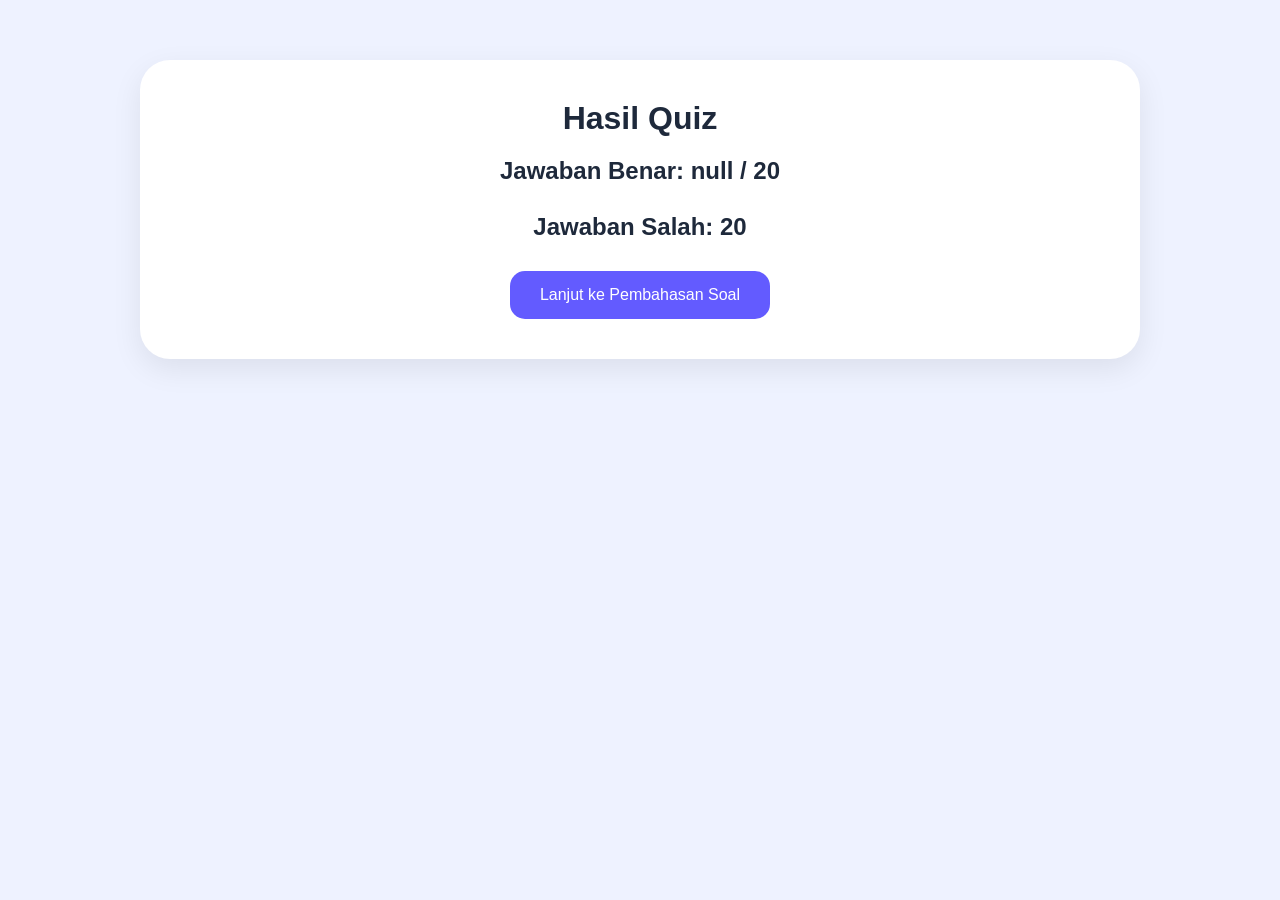
<file: hasil.html>
<!DOCTYPE html>
<html lang="id">
<head>
<meta charset="UTF-8">
<meta name="viewport" content="width=device-width, initial-scale=1.0">

<title>Hasil Quiz</title>

<link rel="stylesheet" href="style.css">

<style>

body{
    background:#EEF2FF;
}

.result-box{
    max-width:1000px;
    margin:auto;
    background:white;
    padding:40px;
    border-radius:30px;
    margin-top:60px;
    margin-bottom:60px;
    box-shadow:0 10px 30px rgba(0,0,0,0.08);
}

.correct{
    color:green;
}

.wrong{
    color:red;
}

.review{
    background:#F8FAFC;
    padding:25px;
    border-radius:20px;
    margin-top:25px;
}

.btn{
    margin-top:30px;
    padding:15px 30px;
    border:none;
    border-radius:15px;
    background:#635BFF;
    color:white;
    cursor:pointer;
    font-size:16px;
}

.btn:hover{
    opacity:0.9;
}

</style>

</head>

<body>

<div class="result-box">

<h1 style="text-align:center;">
Hasil Quiz
</h1>

<h2 id="scoreText" style="text-align:center;margin-top:20px;"></h2>

<div style="text-align:center;">
<button class="btn" onclick="showReview()">
Lanjut ke Pembahasan Soal
</button>
</div>

<div id="reviewSection"></div>

</div>

<script>

const results = JSON.parse(localStorage.getItem("quizResults"));

const score = localStorage.getItem("quizScore");

document.getElementById("scoreText").innerHTML =
`
Jawaban Benar: ${score} / 20
<br><br>
Jawaban Salah: ${20-score}
`;

function showReview(){

const section = document.getElementById("reviewSection");

section.innerHTML = "";

results.forEach((item,index)=>{

section.innerHTML += `

<div class="review">

<h3>${index+1}. ${item.question}</h3>

<p>
Jawaban Kamu:
<b class="${item.correct ? 'correct' : 'wrong'}">
${item.userAnswer}
</b>
</p>

<p>
Jawaban Benar:
<b class="correct">
${item.correctAnswer}
</b>
</p>

<p>
${item.correct
? "Jawaban kamu benar 🎉"
: "Jawaban kamu salah ❌"}
</p>

<p>
<b>Pembahasan:</b>
${item.explanation}
</p>

</div>

`;

});

}

</script>

</body>
</html>
</file>
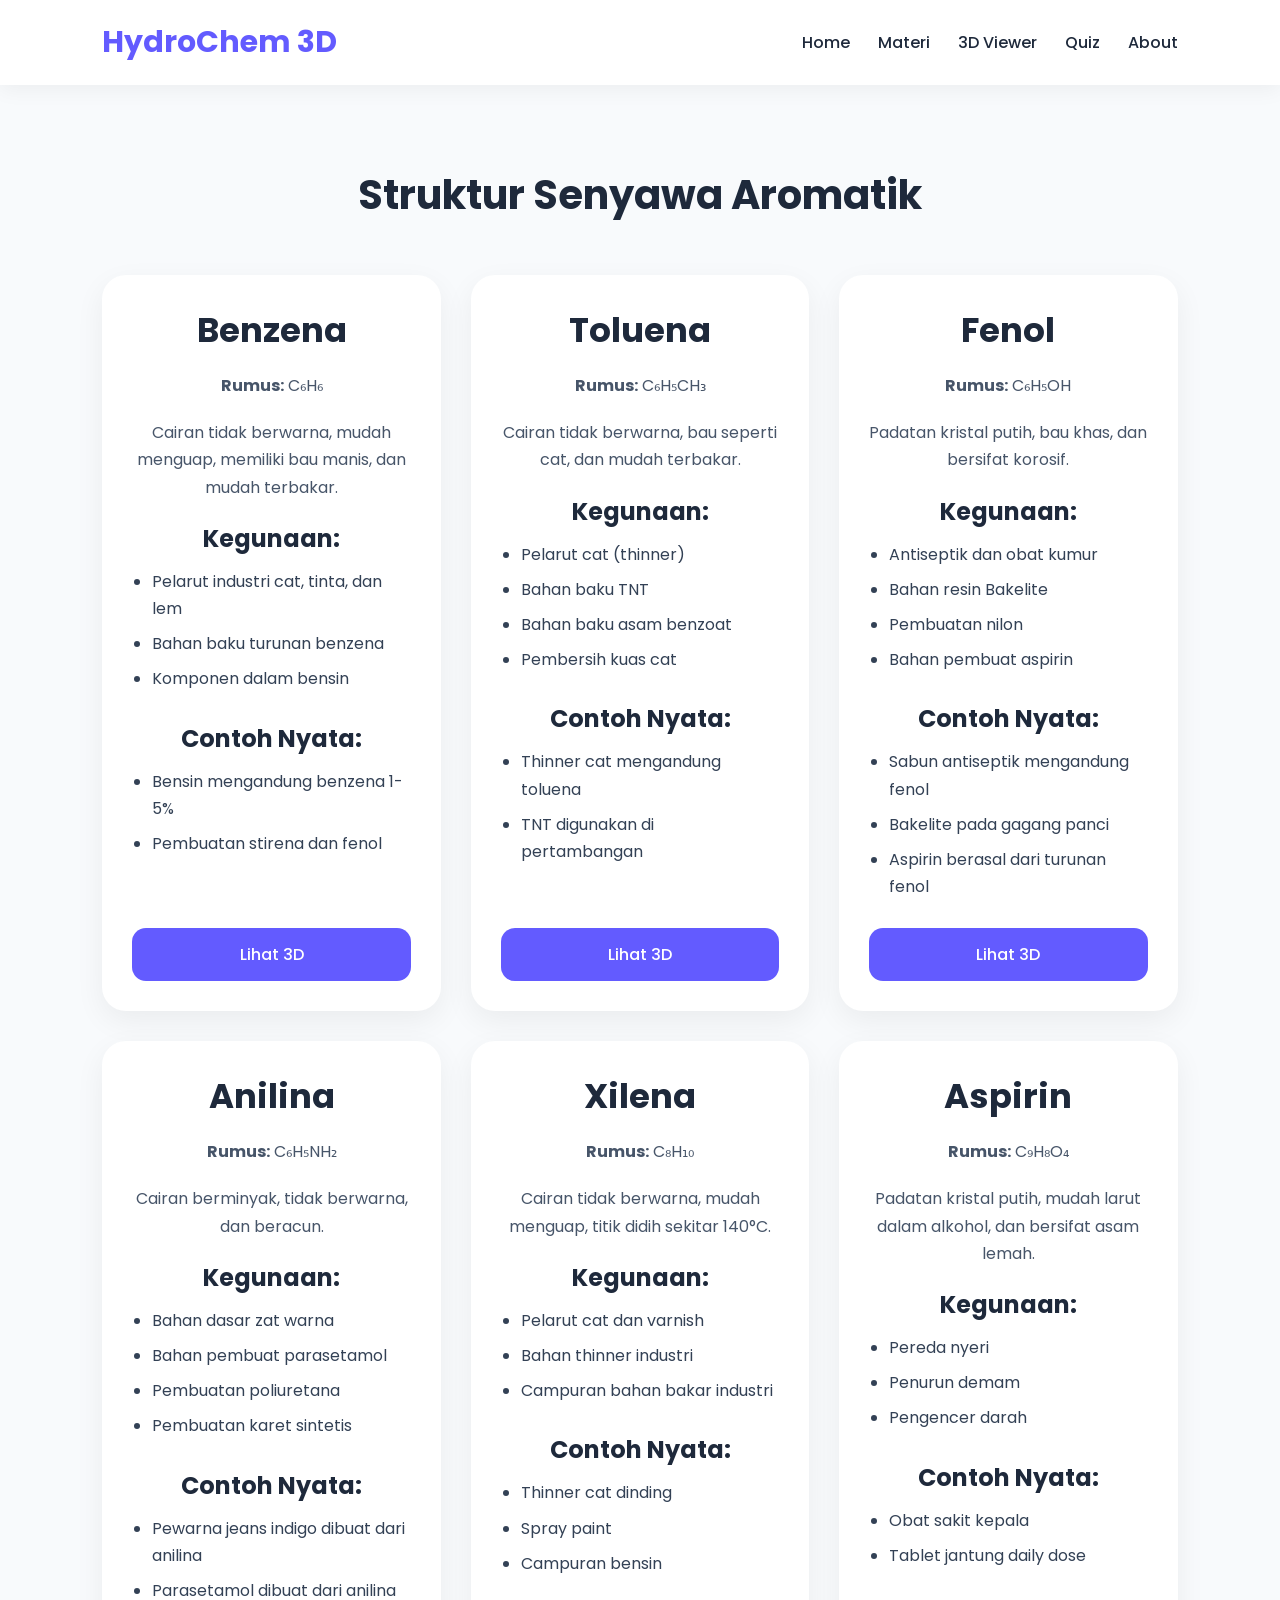
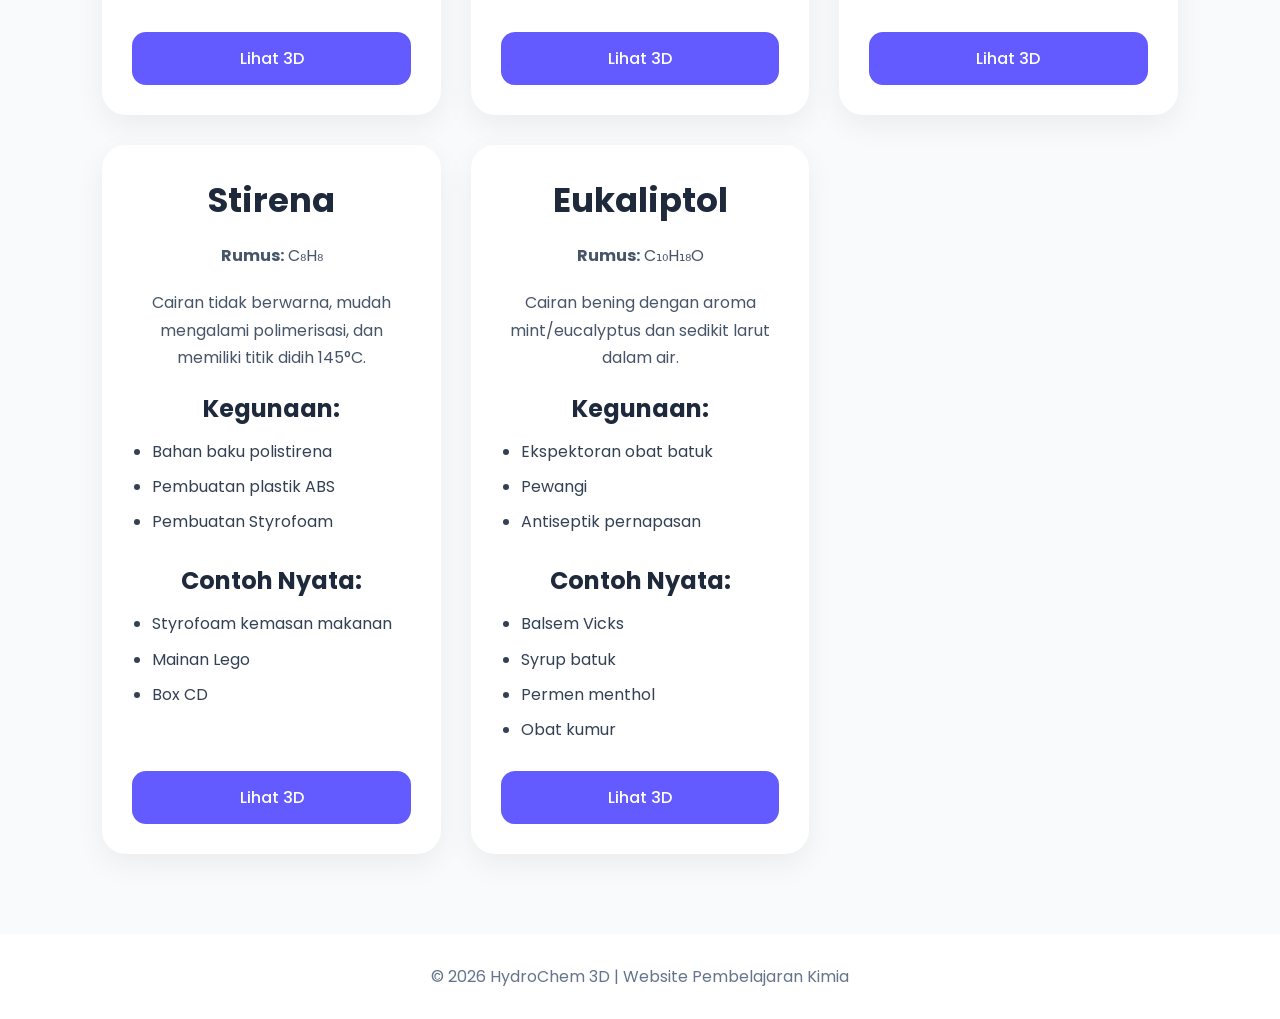
<file: materi.html>
<!DOCTYPE html>
<html lang="id">
<head>
    <meta charset="UTF-8">
    <meta name="viewport" content="width=device-width, initial-scale=1.0">

    <title>Materi Hidrokarbon Aromatik</title>

    <link rel="stylesheet" href="style.css">

    <link rel="preconnect" href="https://fonts.googleapis.com">

    <link href="https://fonts.googleapis.com/css2?family=Poppins:wght@300;400;500;600;700&display=swap" rel="stylesheet">
</head>

<body>

    <!-- NAVBAR -->

    <nav>

        <div class="logo">
            HydroChem 3D
        </div>

        <ul>
            <li><a href="index.html">Home</a></li>
            <li><a href="materi.html">Materi</a></li>
            <li><a href="view.html">3D Viewer</a></li>
            <li><a href="quiz.html">Quiz</a></li>
            <li><a href="about.html">About</a></li>
        </ul>

    </nav>

    <!-- MATERI -->

    <section class="molecules">

        <h2 class="section-title">
            Struktur Senyawa Aromatik
        </h2>

        <div class="card-container">

            <!-- BENZENA -->

            <div class="card">

                <h3>Benzena</h3>

                <p><b>Rumus:</b> C₆H₆</p>

                <p>
                    Cairan tidak berwarna, mudah menguap,
                    memiliki bau manis, dan mudah terbakar.
                </p>

                <h4>Kegunaan:</h4>

                <ul>
                    <li>Pelarut industri cat, tinta, dan lem</li>
                    <li>Bahan baku turunan benzena</li>
                    <li>Komponen dalam bensin</li>
                </ul>

                <h4>Contoh Nyata:</h4>

                <ul>
                    <li>Bensin mengandung benzena 1-5%</li>
                    <li>Pembuatan stirena dan fenol</li>
                </ul>

                <a href="view.html" class="btn">
                    Lihat 3D
                </a>

            </div>

            <!-- TOLUENA -->

            <div class="card">

                <h3>Toluena</h3>

                <p><b>Rumus:</b> C₆H₅CH₃</p>

                <p>
                    Cairan tidak berwarna,
                    bau seperti cat,
                    dan mudah terbakar.
                </p>

                <h4>Kegunaan:</h4>

                <ul>
                    <li>Pelarut cat (thinner)</li>
                    <li>Bahan baku TNT</li>
                    <li>Bahan baku asam benzoat</li>
                    <li>Pembersih kuas cat</li>
                </ul>

                <h4>Contoh Nyata:</h4>

                <ul>
                    <li>Thinner cat mengandung toluena</li>
                    <li>TNT digunakan di pertambangan</li>
                </ul>

                <a href="view.html" class="btn">
                    Lihat 3D
                </a>

            </div>

            <!-- FENOL -->

            <div class="card">

                <h3>Fenol</h3>

                <p><b>Rumus:</b> C₆H₅OH</p>

                <p>
                    Padatan kristal putih,
                    bau khas,
                    dan bersifat korosif.
                </p>

                <h4>Kegunaan:</h4>

                <ul>
                    <li>Antiseptik dan obat kumur</li>
                    <li>Bahan resin Bakelite</li>
                    <li>Pembuatan nilon</li>
                    <li>Bahan pembuat aspirin</li>
                </ul>

                <h4>Contoh Nyata:</h4>

                <ul>
                    <li>Sabun antiseptik mengandung fenol</li>
                    <li>Bakelite pada gagang panci</li>
                    <li>Aspirin berasal dari turunan fenol</li>
                </ul>

                <a href="view.html" class="btn">
                    Lihat 3D
                </a>

            </div>

            <!-- ANILINA -->

            <div class="card">

                <h3>Anilina</h3>

                <p><b>Rumus:</b> C₆H₅NH₂</p>

                <p>
                    Cairan berminyak,
                    tidak berwarna,
                    dan beracun.
                </p>

                <h4>Kegunaan:</h4>

                <ul>
                    <li>Bahan dasar zat warna</li>
                    <li>Bahan pembuat parasetamol</li>
                    <li>Pembuatan poliuretana</li>
                    <li>Pembuatan karet sintetis</li>
                </ul>

                <h4>Contoh Nyata:</h4>

                <ul>
                    <li>Pewarna jeans indigo dibuat dari anilina</li>
                    <li>Parasetamol dibuat dari anilina</li>
                </ul>

                <a href="view.html" class="btn">
                    Lihat 3D
                </a>

            </div>

            <!-- XILENA -->

            <div class="card">

                <h3>Xilena</h3>

                <p><b>Rumus:</b> C₈H₁₀</p>

                <p>
                    Cairan tidak berwarna,
                    mudah menguap,
                    titik didih sekitar 140°C.
                </p>

                <h4>Kegunaan:</h4>

                <ul>
                    <li>Pelarut cat dan varnish</li>
                    <li>Bahan thinner industri</li>
                    <li>Campuran bahan bakar industri</li>
                </ul>

                <h4>Contoh Nyata:</h4>

                <ul>
                    <li>Thinner cat dinding</li>
                    <li>Spray paint</li>
                    <li>Campuran bensin</li>
                </ul>

                <a href="view.html" class="btn">
                    Lihat 3D
                </a>

            </div>

            <!-- ASPIRIN -->

            <div class="card">

                <h3>Aspirin</h3>

                <p><b>Rumus:</b> C₉H₈O₄</p>

                <p>
                    Padatan kristal putih,
                    mudah larut dalam alkohol,
                    dan bersifat asam lemah.
                </p>

                <h4>Kegunaan:</h4>

                <ul>
                    <li>Pereda nyeri</li>
                    <li>Penurun demam</li>
                    <li>Pengencer darah</li>
                </ul>

                <h4>Contoh Nyata:</h4>

                <ul>
                    <li>Obat sakit kepala</li>
                    <li>Tablet jantung daily dose</li>
                </ul>

                <a href="view.html" class="btn">
                    Lihat 3D
                </a>

            </div>

            <!-- STIRENA -->

            <div class="card">

                <h3>Stirena</h3>

                <p><b>Rumus:</b> C₈H₈</p>

                <p>
                    Cairan tidak berwarna,
                    mudah mengalami polimerisasi,
                    dan memiliki titik didih 145°C.
                </p>

                <h4>Kegunaan:</h4>

                <ul>
                    <li>Bahan baku polistirena</li>
                    <li>Pembuatan plastik ABS</li>
                    <li>Pembuatan Styrofoam</li>
                </ul>

                <h4>Contoh Nyata:</h4>

                <ul>
                    <li>Styrofoam kemasan makanan</li>
                    <li>Mainan Lego</li>
                    <li>Box CD</li>
                </ul>

                <a href="view.html" class="btn">
                    Lihat 3D
                </a>

            </div>

            <!-- EUKALIPTOL -->

            <div class="card">

                <h3>Eukaliptol</h3>

                <p><b>Rumus:</b> C₁₀H₁₈O</p>

                <p>
                    Cairan bening dengan aroma mint/eucalyptus
                    dan sedikit larut dalam air.
                </p>

                <h4>Kegunaan:</h4>

                <ul>
                    <li>Ekspektoran obat batuk</li>
                    <li>Pewangi</li>
                    <li>Antiseptik pernapasan</li>
                </ul>

                <h4>Contoh Nyata:</h4>

                <ul>
                    <li>Balsem Vicks</li>
                    <li>Syrup batuk</li>
                    <li>Permen menthol</li>
                    <li>Obat kumur</li>
                </ul>

                <a href="view.html" class="btn">
                    Lihat 3D
                </a>

            </div>

        </div>

    </section>

    <!-- FOOTER -->

    <footer>
        © 2026 HydroChem 3D | Website Pembelajaran Kimia
    </footer>

</body>
</html>
</file>
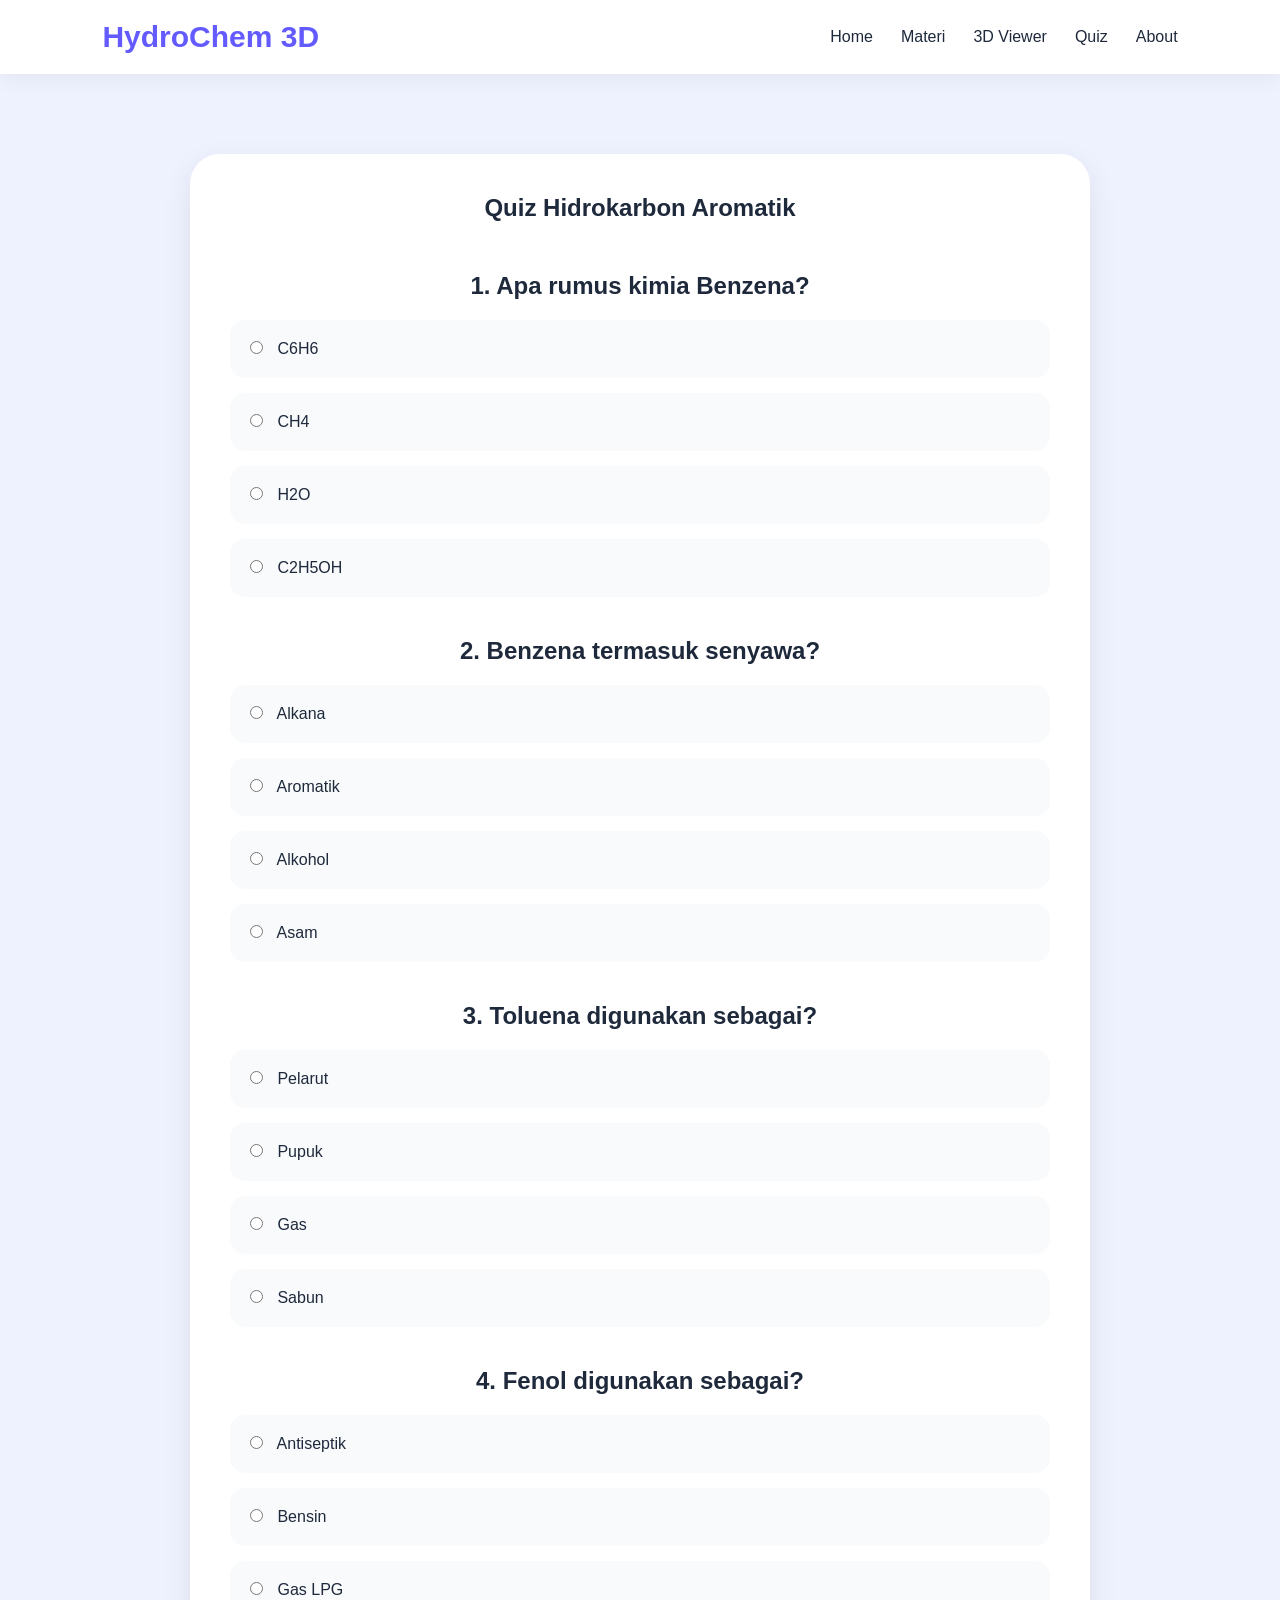
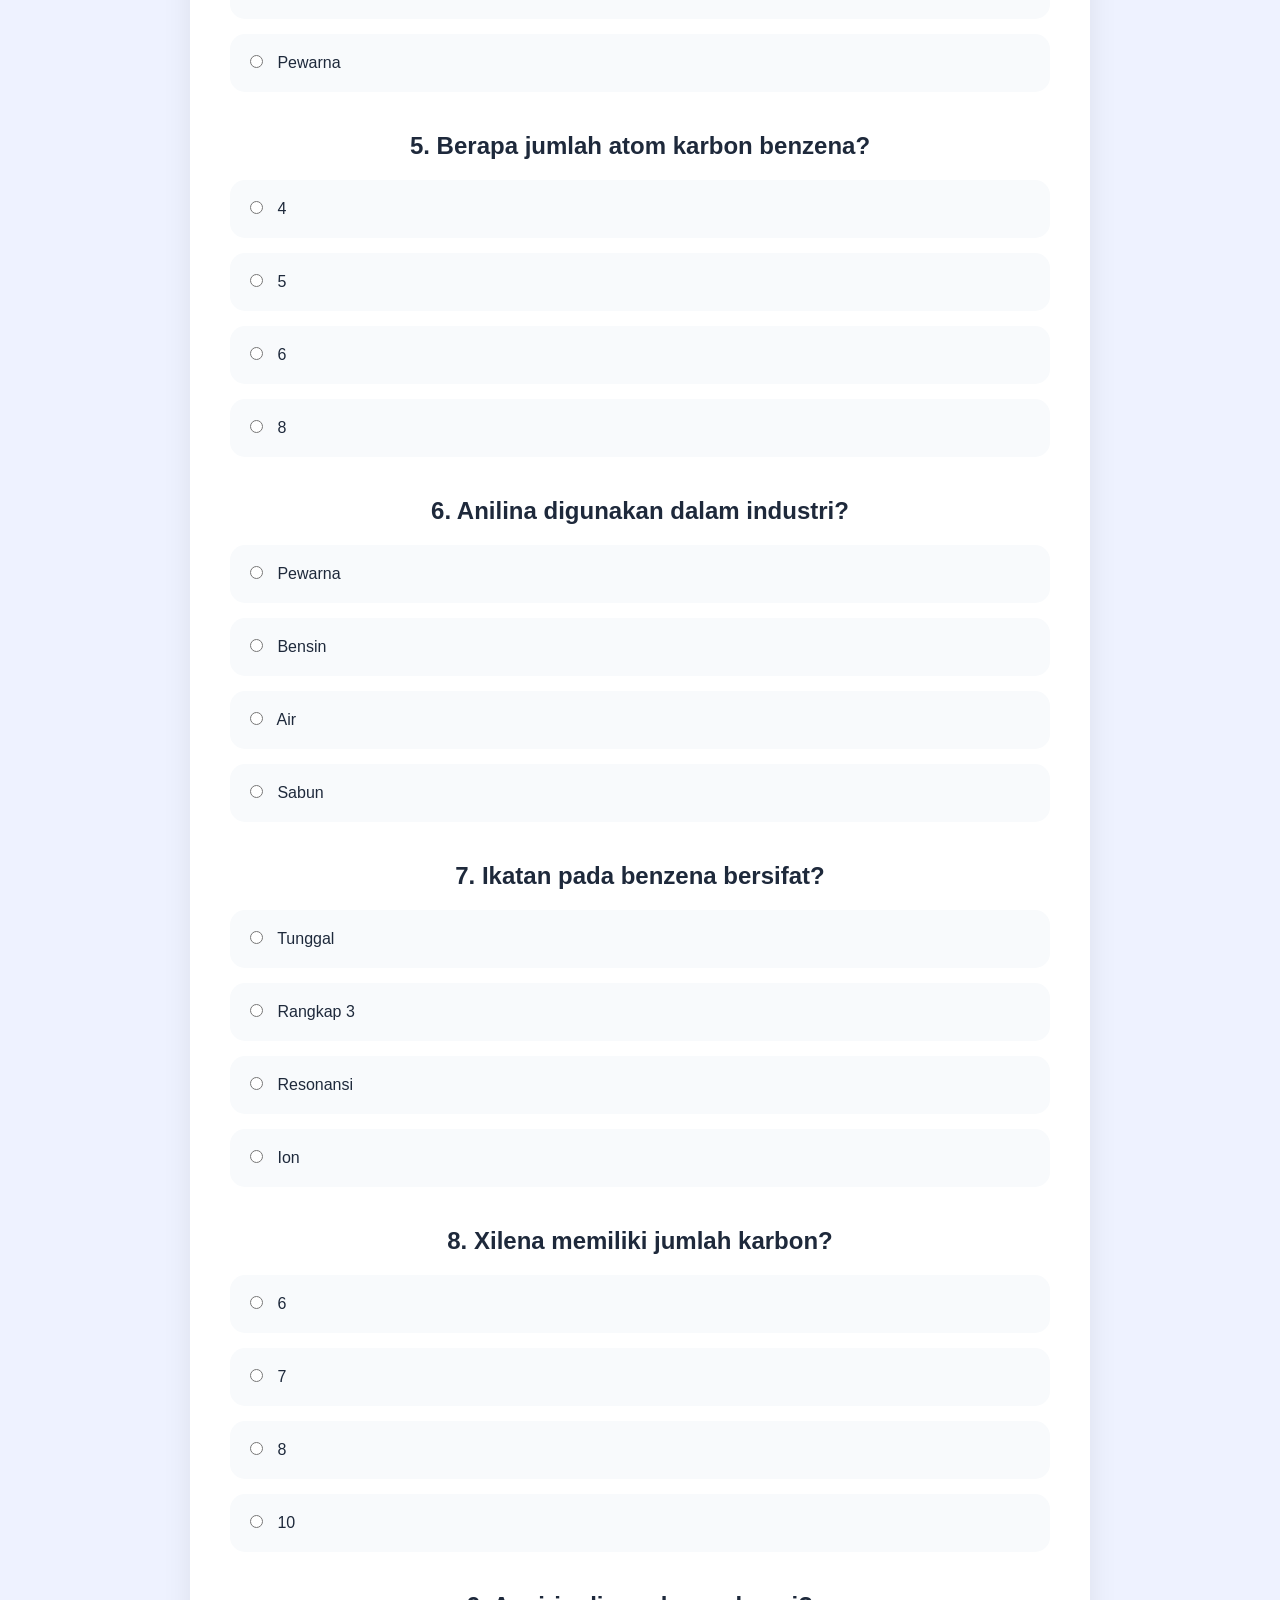
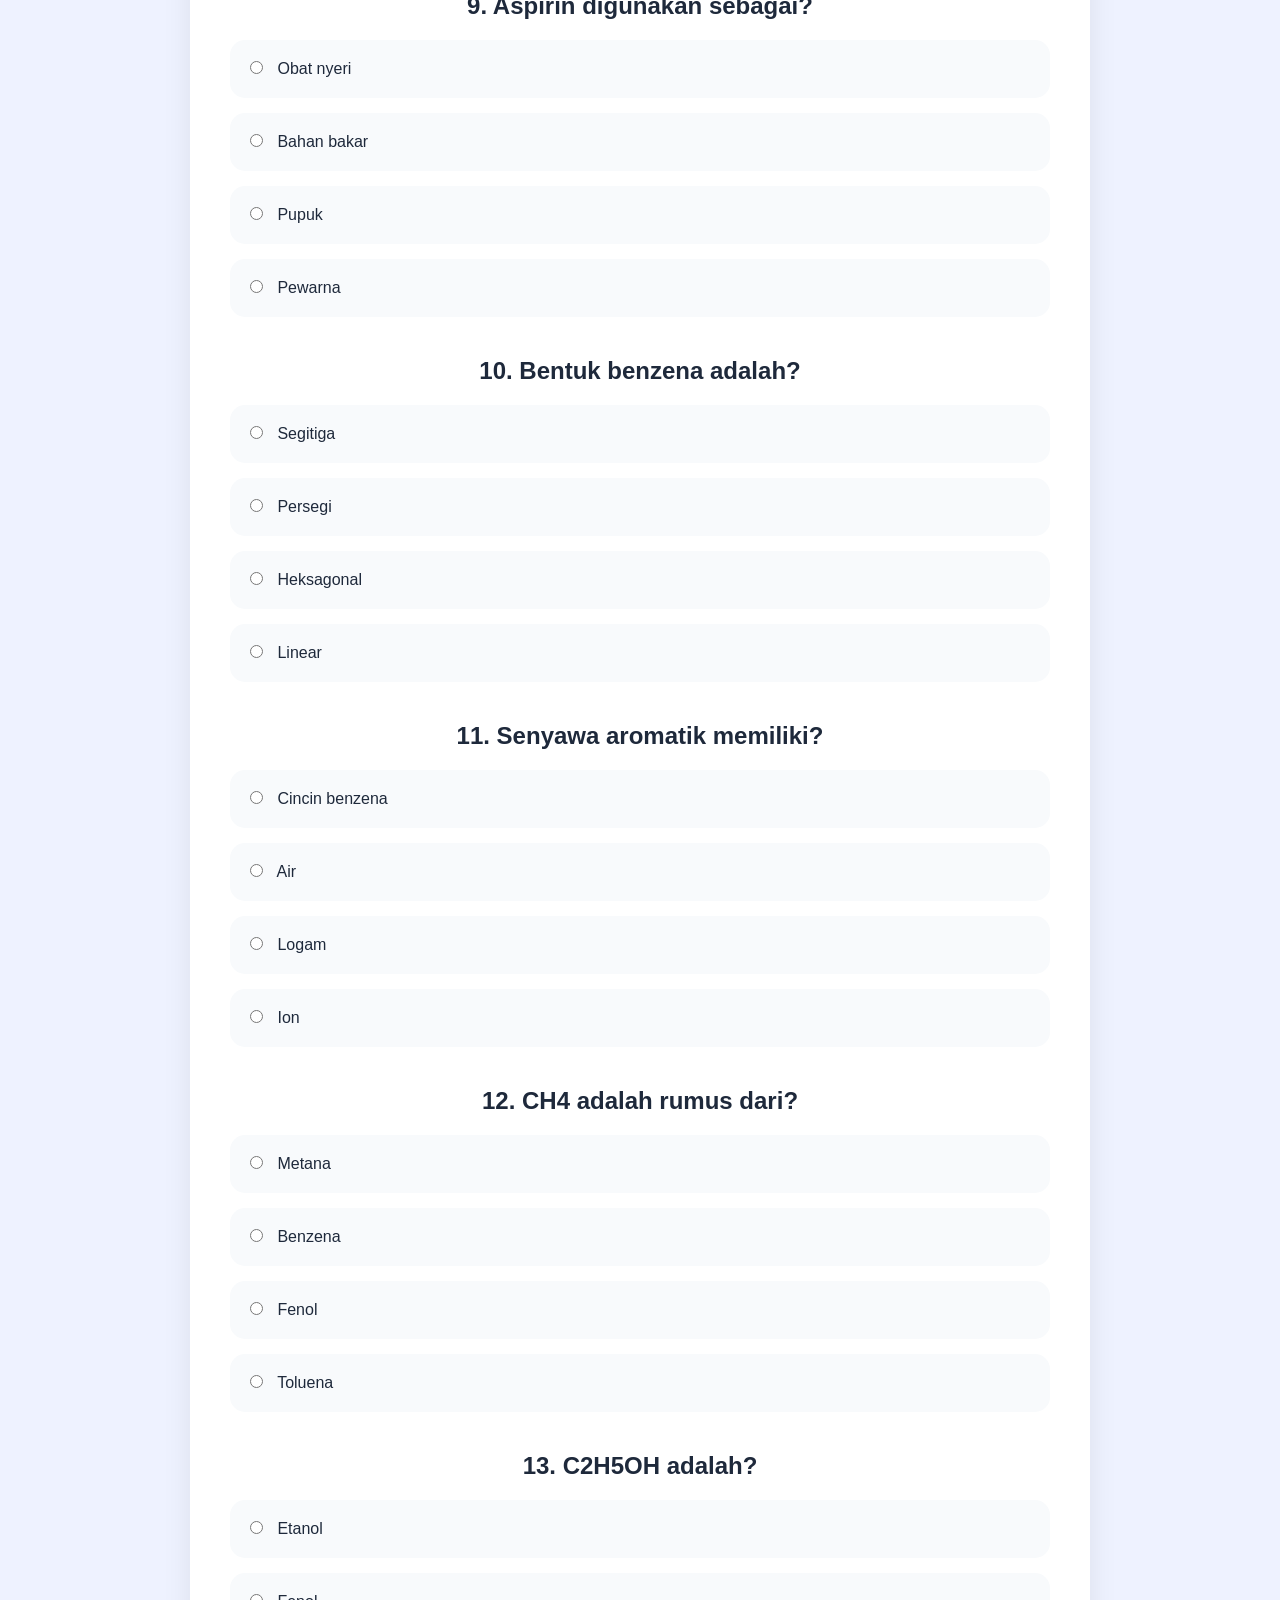
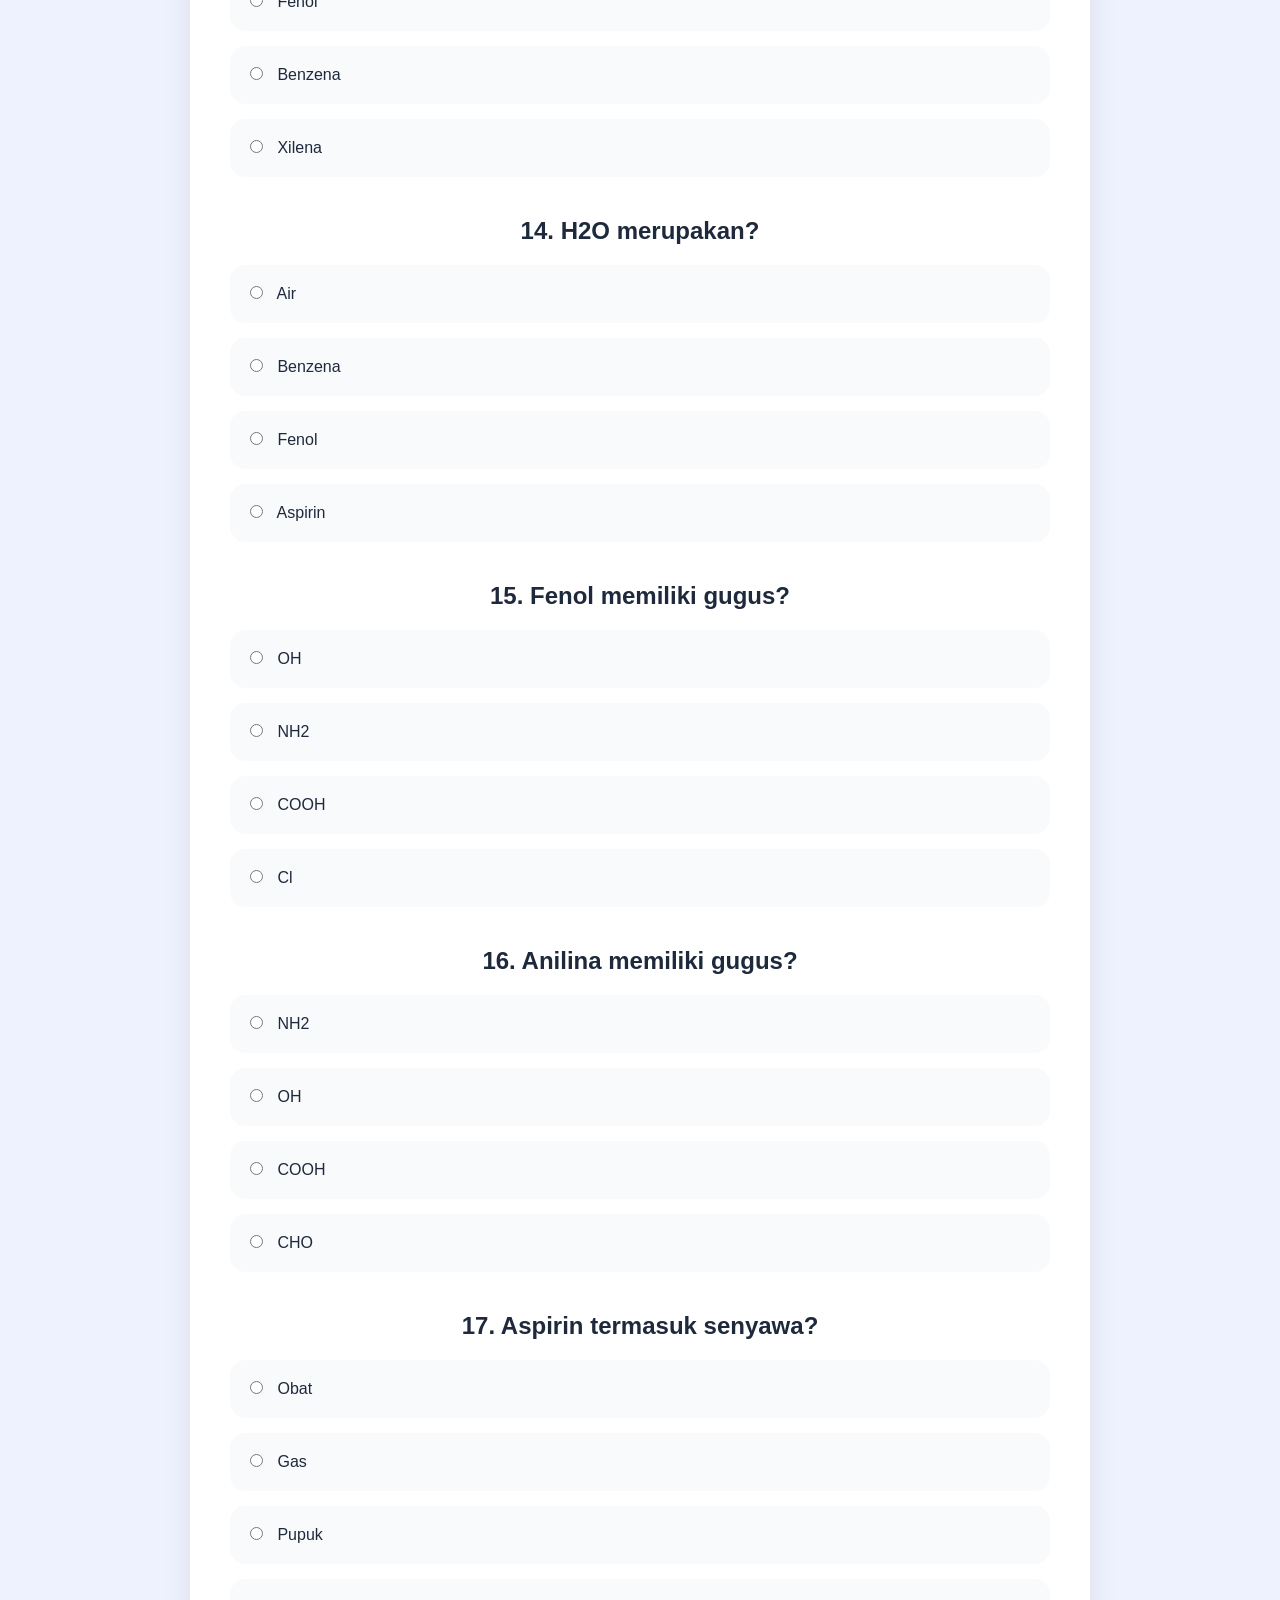
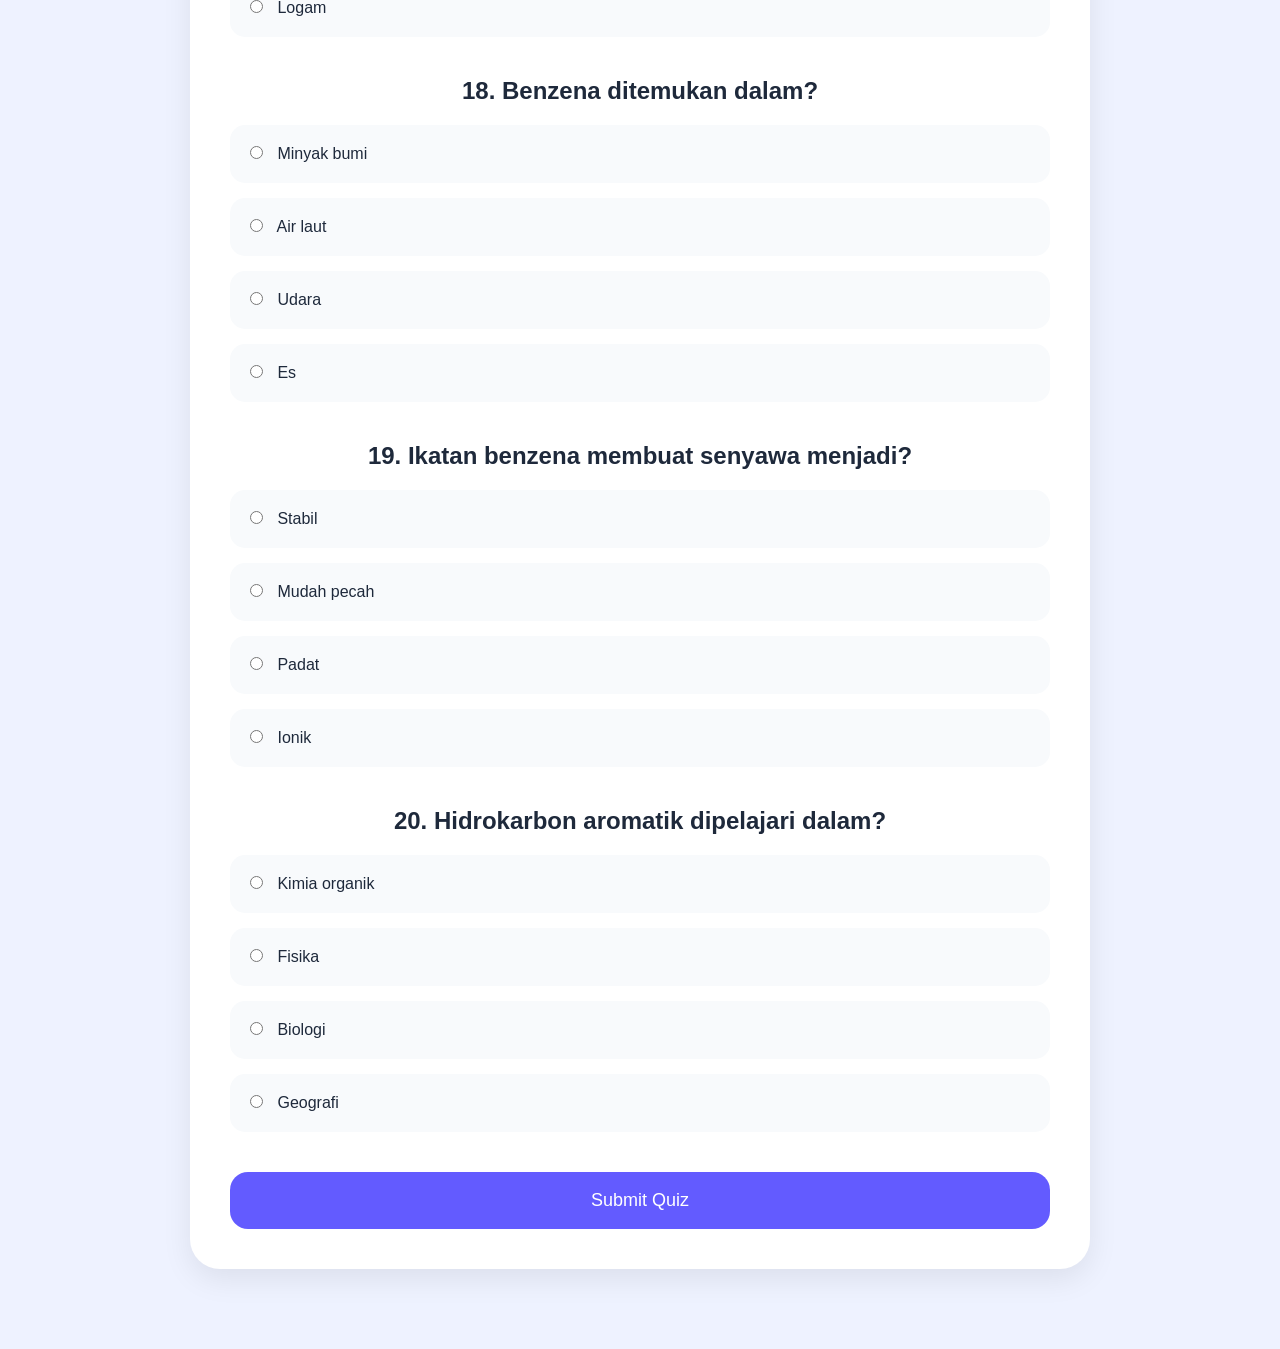
<file: quiz.html>
<!DOCTYPE html>
<html lang="id">
<head>
<meta charset="UTF-8">
<meta name="viewport" content="width=device-width, initial-scale=1.0">

<title>Quiz HydroChem 3D</title>

<link rel="stylesheet" href="style.css">

<style>

.quiz{
    padding:80px 8%;
    background:#EEF2FF;
    min-height:100vh;
}

.quiz-box{
    background:white;
    max-width:900px;
    margin:auto;
    padding:40px;
    border-radius:30px;
    box-shadow:0 10px 30px rgba(0,0,0,0.08);
}

.question{
    margin-bottom:40px;
}

.question h3{
    margin-bottom:20px;
    font-size:24px;
}

.option{
    background:#F8FAFC;
    padding:18px;
    border-radius:15px;
    margin-bottom:15px;
    cursor:pointer;
    transition:0.3s;
    border:2px solid transparent;
    display:block;
}

.option:hover{
    background:#DDE7FF;
}

.option input{
    margin-right:10px;
}

.submit-btn{
    width:100%;
    padding:18px;
    border:none;
    border-radius:18px;
    background:#635BFF;
    color:white;
    font-size:18px;
    cursor:pointer;
}

.submit-btn:hover{
    opacity:0.9;
}

</style>

</head>

<body>

<nav>

<div class="logo">HydroChem 3D</div>

<ul>
<li><a href="index.html">Home</a></li>
<li><a href="materi.html">Materi</a></li>
<li><a href="view.html">3D Viewer</a></li>
<li><a href="quiz.html">Quiz</a></li>
<li><a href="about.html">About</a></li>
</ul>

</nav>

<section class="quiz">

<div class="quiz-box">

<h1 style="text-align:center;margin-bottom:50px;">
Quiz Hidrokarbon Aromatik
</h1>

<form id="quizForm"></form>

<button class="submit-btn" onclick="submitQuiz()">
Submit Quiz
</button>

</div>

</section>

<script>

const questions = [

{
q:"Apa rumus kimia Benzena?",
options:["C6H6","CH4","H2O","C2H5OH"],
answer:"C6H6",
explanation:"Benzena memiliki 6 atom karbon dan 6 atom hidrogen sehingga rumusnya C6H6."
},

{
q:"Benzena termasuk senyawa?",
options:["Alkana","Aromatik","Alkohol","Asam"],
answer:"Aromatik",
explanation:"Benzena adalah senyawa aromatik."
},

{
q:"Toluena digunakan sebagai?",
options:["Pelarut","Pupuk","Gas","Sabun"],
answer:"Pelarut",
explanation:"Toluena digunakan sebagai pelarut industri."
},

{
q:"Fenol digunakan sebagai?",
options:["Antiseptik","Bensin","Gas LPG","Pewarna"],
answer:"Antiseptik",
explanation:"Fenol digunakan dalam antiseptik."
},

{
q:"Berapa jumlah atom karbon benzena?",
options:["4","5","6","8"],
answer:"6",
explanation:"Benzena memiliki 6 atom karbon."
},

{
q:"Anilina digunakan dalam industri?",
options:["Pewarna","Bensin","Air","Sabun"],
answer:"Pewarna",
explanation:"Anilina digunakan membuat zat pewarna."
},

{
q:"Ikatan pada benzena bersifat?",
options:["Tunggal","Rangkap 3","Resonansi","Ion"],
answer:"Resonansi",
explanation:"Benzena memiliki elektron terdelokalisasi."
},

{
q:"Xilena memiliki jumlah karbon?",
options:["6","7","8","10"],
answer:"8",
explanation:"Xilena memiliki rumus C8H10."
},

{
q:"Aspirin digunakan sebagai?",
options:["Obat nyeri","Bahan bakar","Pupuk","Pewarna"],
answer:"Obat nyeri",
explanation:"Aspirin adalah obat anti nyeri."
},

{
q:"Bentuk benzena adalah?",
options:["Segitiga","Persegi","Heksagonal","Linear"],
answer:"Heksagonal",
explanation:"Benzena berbentuk cincin heksagonal."
},

{
q:"Senyawa aromatik memiliki?",
options:["Cincin benzena","Air","Logam","Ion"],
answer:"Cincin benzena",
explanation:"Ciri utama senyawa aromatik adalah cincin benzena."
},

{
q:"CH4 adalah rumus dari?",
options:["Metana","Benzena","Fenol","Toluena"],
answer:"Metana",
explanation:"CH4 adalah metana."
},

{
q:"C2H5OH adalah?",
options:["Etanol","Fenol","Benzena","Xilena"],
answer:"Etanol",
explanation:"C2H5OH adalah etanol."
},

{
q:"H2O merupakan?",
options:["Air","Benzena","Fenol","Aspirin"],
answer:"Air",
explanation:"H2O adalah air."
},

{
q:"Fenol memiliki gugus?",
options:["OH","NH2","COOH","Cl"],
answer:"OH",
explanation:"Fenol memiliki gugus hidroksil."
},

{
q:"Anilina memiliki gugus?",
options:["NH2","OH","COOH","CHO"],
answer:"NH2",
explanation:"Anilina memiliki gugus amino."
},

{
q:"Aspirin termasuk senyawa?",
options:["Obat","Gas","Pupuk","Logam"],
answer:"Obat",
explanation:"Aspirin merupakan senyawa obat."
},

{
q:"Benzena ditemukan dalam?",
options:["Minyak bumi","Air laut","Udara","Es"],
answer:"Minyak bumi",
explanation:"Benzena terdapat dalam minyak bumi."
},

{
q:"Ikatan benzena membuat senyawa menjadi?",
options:["Stabil","Mudah pecah","Padat","Ionik"],
answer:"Stabil",
explanation:"Resonansi membuat benzena stabil."
},

{
q:"Hidrokarbon aromatik dipelajari dalam?",
options:["Kimia organik","Fisika","Biologi","Geografi"],
answer:"Kimia organik",
explanation:"Hidrokarbon aromatik dipelajari di kimia organik."
}

];

const form = document.getElementById("quizForm");

questions.forEach((item,index)=>{

const div = document.createElement("div");

div.classList.add("question");

div.innerHTML = `
<h3>${index+1}. ${item.q}</h3>

${item.options.map(option=>`
<label class="option">
<input type="radio" name="q${index}" value="${option}">
${option}
</label>
`).join("")}
`;

form.appendChild(div);

});

function submitQuiz(){

let score = 0;
let results = [];

questions.forEach((item,index)=>{

const selected = document.querySelector(`input[name="q${index}"]:checked`);

const answer = selected ? selected.value : "Tidak dijawab";

const correct = answer === item.answer;

if(correct){
score++;
}

results.push({
question:item.q,
userAnswer:answer,
correctAnswer:item.answer,
correct:correct,
explanation:item.explanation
});

});

localStorage.setItem("quizResults",JSON.stringify(results));
localStorage.setItem("quizScore",score);

window.location.href = "hasil.html";

}

</script>

</body>
</html>
</file>
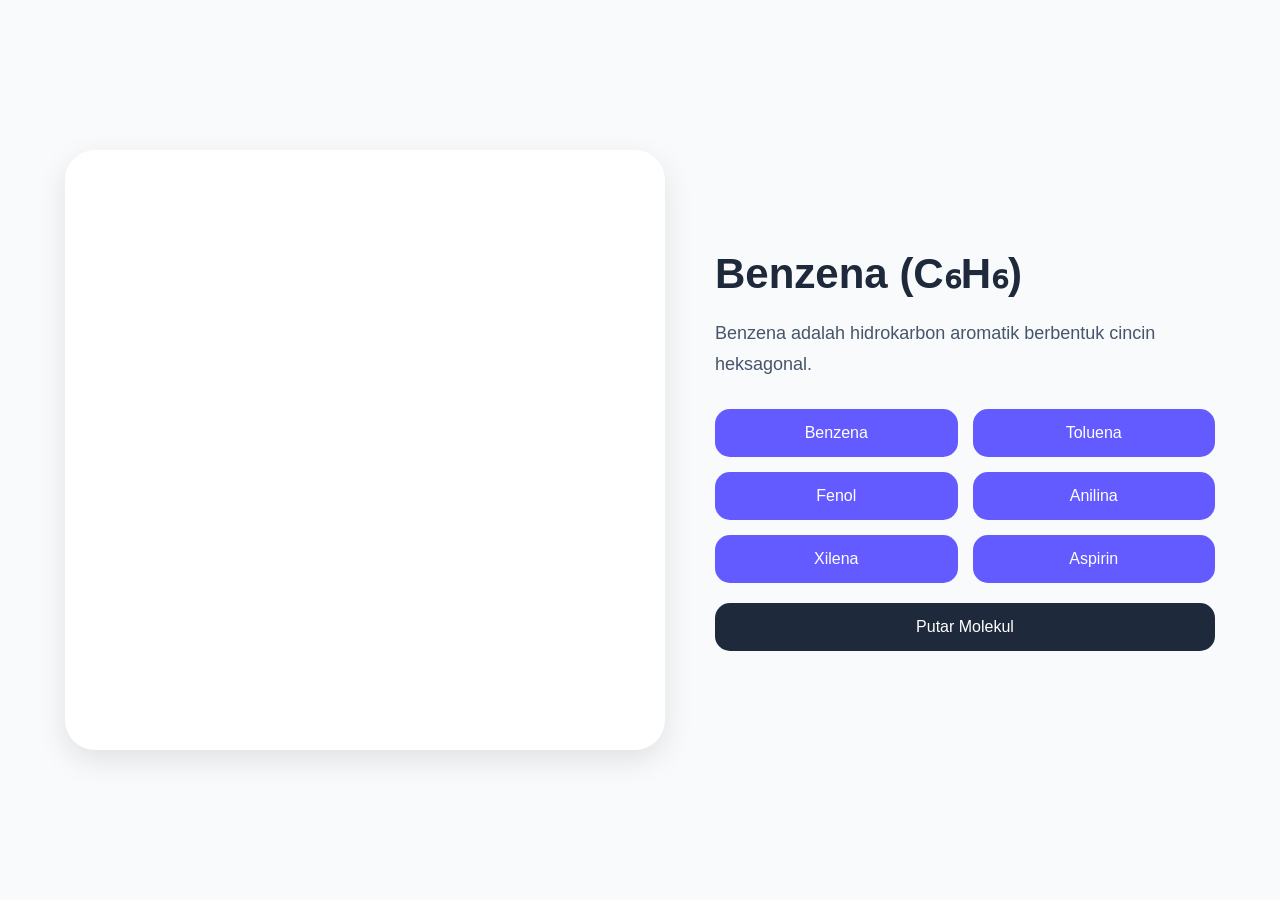
<file: view.html>
<!DOCTYPE html>
<html lang="id">
<head>
<meta charset="UTF-8">
<meta name="viewport" content="width=device-width, initial-scale=1.0">

<title>HydroChem 3D Viewer</title>

<link rel="stylesheet" href="style.css">

<script src="https://3Dmol.org/build/3Dmol-min.js"></script>

<style>

body{
    margin:0;
    font-family:Poppins,sans-serif;
    background:#F8FAFC;
}

.viewer-section{
    display:flex;
    gap:50px;
    align-items:center;
    justify-content:center;
    min-height:100vh;
    padding:40px;
    flex-wrap:wrap;
}

#molViewer{
    width:600px;
    height:600px;
    background:white;
    border-radius:30px;
    box-shadow:0 10px 30px rgba(0,0,0,0.1);
}

.viewer-info{
    max-width:500px;
}

.viewer-info h1{
    font-size:42px;
    margin-bottom:20px;
}

.viewer-info p{
    font-size:18px;
    line-height:1.7;
    margin-bottom:30px;
}

.button-grid{
    display:grid;
    grid-template-columns:repeat(2,1fr);
    gap:15px;
    margin-bottom:20px;
}

button{
    padding:15px;
    border:none;
    border-radius:15px;
    background:#635BFF;
    color:white;
    font-size:16px;
    cursor:pointer;
    transition:0.3s;
}

button:hover{
    transform:translateY(-3px);
}

.rotate-btn{
    width:100%;
    background:#1E293B;
}

</style>

</head>

<body>

<section class="viewer-section">

    <div id="molViewer"></div>

    <div class="viewer-info">

        <h1 id="moleculeTitle">
            Benzena (C₆H₆)
        </h1>

        <p id="moleculeDesc">
            Benzena adalah hidrokarbon aromatik berbentuk cincin heksagonal.
        </p>

        <div class="button-grid">

            <button onclick="loadMolecule('benzene')">Benzena</button>

            <button onclick="loadMolecule('toluene')">Toluena</button>

            <button onclick="loadMolecule('phenol')">Fenol</button>

            <button onclick="loadMolecule('aniline')">Anilina</button>

            <button onclick="loadMolecule('xylene')">Xilena</button>

            <button onclick="loadMolecule('aspirin')">Aspirin</button>

        </div>

        <button class="rotate-btn" onclick="rotateMolecule()">
            Putar Molekul
        </button>

    </div>

</section>

<script>

let viewer;

const molecules = {

benzene:{
title:"Benzena (C₆H₆)",
description:"Benzena adalah hidrokarbon aromatik berbentuk cincin heksagonal.",
data:`
12
Benzene
C 1.396 0.000 0.000
C 0.698 1.209 0.000
C -0.698 1.209 0.000
C -1.396 0.000 0.000
C -0.698 -1.209 0.000
C 0.698 -1.209 0.000
H 2.479 0.000 0.000
H 1.240 2.148 0.000
H -1.240 2.148 0.000
H -2.479 0.000 0.000
H -1.240 -2.148 0.000
H 1.240 -2.148 0.000
`
},

toluene:{
title:"Toluena (C₇H₈)",
description:"Toluena digunakan sebagai pelarut industri.",
data:`
15
Toluene
C 0.000 1.396 0.000
C 1.209 0.698 0.000
C 1.209 -0.698 0.000
C 0.000 -1.396 0.000
C -1.209 -0.698 0.000
C -1.209 0.698 0.000
C 0.000 2.900 0.000
H 2.148 1.240 0.000
H 2.148 -1.240 0.000
H 0.000 -2.479 0.000
H -2.148 -1.240 0.000
H -2.148 1.240 0.000
H 0.000 3.500 1.000
H 0.900 3.500 -0.500
H -0.900 3.500 -0.500
`
},

phenol:{
title:"Fenol (C₆H₅OH)",
description:"Fenol digunakan dalam antiseptik dan resin.",
data:`
13
Phenol
C 1.396 0.000 0.000
C 0.698 1.209 0.000
C -0.698 1.209 0.000
C -1.396 0.000 0.000
C -0.698 -1.209 0.000
C 0.698 -1.209 0.000
O 2.700 0.000 0.000
H 3.200 0.500 0.000
H 1.240 2.148 0.000
H -1.240 2.148 0.000
H -2.479 0.000 0.000
H -1.240 -2.148 0.000
H 1.240 -2.148 0.000
`
},

aniline:{
title:"Anilina (C₆H₅NH₂)",
description:"Anilina digunakan dalam pembuatan pewarna.",
data:`
14
Aniline
C 1.396 0.000 0.000
C 0.698 1.209 0.000
C -0.698 1.209 0.000
C -1.396 0.000 0.000
C -0.698 -1.209 0.000
C 0.698 -1.209 0.000
N 2.700 0.000 0.000
H 3.200 0.800 0.000
H 3.200 -0.800 0.000
H 1.240 2.148 0.000
H -1.240 2.148 0.000
H -2.479 0.000 0.000
H -1.240 -2.148 0.000
H 1.240 -2.148 0.000
`
},

xylene:{
title:"Xilena (C₈H₁₀)",
description:"Xilena digunakan dalam industri cat dan tinta.",
data:`
18
Xylene
C 0.000 1.396 0.000
C 1.209 0.698 0.000
C 1.209 -0.698 0.000
C 0.000 -1.396 0.000
C -1.209 -0.698 0.000
C -1.209 0.698 0.000
C 0.000 2.900 0.000
C 0.000 -2.900 0.000
H 2.148 1.240 0.000
H 2.148 -1.240 0.000
H -2.148 -1.240 0.000
H -2.148 1.240 0.000
H 0.000 3.500 1.000
H 0.900 3.500 -0.500
H -0.900 3.500 -0.500
H 0.000 -3.500 1.000
H 0.900 -3.500 -0.500
H -0.900 -3.500 -0.500
`
},

aspirin:{
title:"Aspirin",
description:"Aspirin adalah obat anti nyeri dan anti inflamasi.",
data:`
21
Aspirin
C 1.396 0.000 0.000
C 0.698 1.209 0.000
C -0.698 1.209 0.000
C -1.396 0.000 0.000
C -0.698 -1.209 0.000
C 0.698 -1.209 0.000
C 2.800 0.000 0.000
O 3.500 1.000 0.000
O 3.500 -1.000 0.000
C -2.800 0.000 0.000
O -3.500 1.000 0.000
C -3.500 -1.000 0.000
H 1.240 2.148 0.000
H -1.240 2.148 0.000
H -1.240 -2.148 0.000
H 1.240 -2.148 0.000
H -4.500 -1.000 0.000
H -3.000 -1.800 0.800
H -3.000 -1.800 -0.800
H 4.000 1.500 0.000
H 4.000 -1.500 0.000
`
}

};

function initViewer(){

viewer = $3Dmol.createViewer("molViewer",{
    backgroundColor:"#ffffff"
});

loadMolecule("benzene");

}

function loadMolecule(name){

const mol = molecules[name];

document.getElementById("moleculeTitle").innerHTML = mol.title;

document.getElementById("moleculeDesc").innerHTML = mol.description;

viewer.clear();

viewer.addModel(mol.data,"xyz");

viewer.setStyle({},{
    stick:{
        radius:0.15
    },
    sphere:{
        scale:0.3
    }
});

viewer.zoomTo();
viewer.render();

}

function rotateMolecule(){

let angle = 0;

const animation = setInterval(()=>{

    viewer.rotate(5);
    viewer.render();

    angle += 5;

    if(angle >= 360){
        clearInterval(animation);
    }

},50);

}

initViewer();

</script>

</body>
</html>
</file>
<file: style.css>
/* RESET */

*{
    margin:0;
    padding:0;
    box-sizing:border-box;
    font-family:'Poppins',sans-serif;
}

/* BODY */

body{
    background:#F8FAFC;
    color:#1E293B;
    overflow-x:hidden;
}

/* NAVBAR */

nav{
    width:100%;
    display:flex;
    justify-content:space-between;
    align-items:center;
    padding:20px 8%;
    background:white;
    box-shadow:0 5px 20px rgba(0,0,0,0.05);
    position:sticky;
    top:0;
    z-index:999;
}

.logo{
    font-size:30px;
    font-weight:700;
    color:#635BFF;
}

nav ul{
    display:flex;
    gap:28px;
    list-style:none;
}

nav ul li a{
    text-decoration:none;
    color:#1E293B;
    font-size:16px;
    font-weight:500;
    transition:0.3s;
}

nav ul li a:hover{
    color:#635BFF;
}

/* HERO */

.hero{
    min-height:90vh;
    display:flex;
    justify-content:center;
    align-items:center;
    gap:50px;
    padding:70px 8%;
    background:linear-gradient(
        135deg,
        #EEF2FF,
        #F8FAFC
    );
}

.hero-text{
    flex:1;
}

.hero-text h1{
    font-size:52px;
    line-height:1.2;
    margin-bottom:20px;
    color:#1E293B;
}

.hero-text span{
    color:#635BFF;
}

.hero-text p{
    font-size:18px;
    line-height:1.7;
    color:#475569;
    margin-bottom:30px;
}

.hero-image{
    flex:1;
    display:flex;
    justify-content:center;
}

.hero-image img{
    width:85%;
    max-width:420px;
    animation:float 4s ease-in-out infinite;
}

/* FLOAT */

@keyframes float{

    0%{
        transform:translateY(0px);
    }

    50%{
        transform:translateY(-15px);
    }

    100%{
        transform:translateY(0px);
    }

}

/* BUTTON */

.btn{
    display:inline-block;
    padding:14px 35px;
    background:#635BFF;
    color:white;
    text-decoration:none;
    border:none;
    border-radius:14px;
    font-size:16px;
    font-weight:500;
    cursor:pointer;
    transition:0.3s;
}

.btn:hover{
    transform:translateY(-5px);
    box-shadow:0 10px 25px rgba(99,91,255,0.35);
}

/* SECTION */

.section-title{
    text-align:center;
    font-size:40px;
    margin-bottom:50px;
    color:#1E293B;
}

/* MOLECULES */

.molecules{
    padding:80px 8%;
}

/* CARD CONTAINER */

.card-container{
    display:grid;
    grid-template-columns:repeat(
        auto-fit,
        minmax(280px,1fr)
    );
    gap:30px;
}

/* CARD */

.card{
    background:white;
    border-radius:24px;
    padding:30px;
    box-shadow:0 10px 30px rgba(0,0,0,0.06);
    transition:0.3s;
    display:flex;
    flex-direction:column;
    justify-content:space-between;
    min-height:600px;
}

.card:hover{
    transform:translateY(-8px);
}

.card h3{
    font-size:34px;
    margin-bottom:16px;
    text-align:center;
    color:#1E293B;
}

.card p{
    font-size:16px;
    line-height:1.7;
    color:#475569;
    margin-bottom:20px;
    text-align:center;
}

.card h4{
    font-size:24px;
    margin-bottom:12px;
    color:#1E293B;
    text-align:center;
}

.card ul{
    margin-bottom:20px;
    padding-left:20px;
}

.card ul li{
    font-size:16px;
    line-height:1.7;
    color:#334155;
    margin-bottom:8px;
}

.card .btn{
    margin-top:auto;
    text-align:center;
    width:100%;
}

/* VIEWER SECTION */

.viewer-section{
    min-height:85vh;
    display:flex;
    align-items:center;
    justify-content:center;
    gap:50px;
    padding:70px 8%;
    background:#F8FAFC;
}

/* 3D BOX */

#viewer3d{
    width:500px;
    height:500px;
    background:white;
    border-radius:28px;
    box-shadow:0 10px 35px rgba(0,0,0,0.08);
}

/* VIEWER INFO */

.viewer-info{
    max-width:450px;
}

.viewer-info h1{
    font-size:48px;
    margin-bottom:20px;
    color:#1E293B;
}

.viewer-info p{
    font-size:18px;
    line-height:1.8;
    color:#475569;
    margin-bottom:30px;
}

/* QUIZ */

.quiz{
    padding:80px 8%;
    background:#EEF2FF;
}

.quiz-box{
    background:white;
    max-width:700px;
    margin:auto;
    padding:40px;
    border-radius:28px;
    box-shadow:0 10px 30px rgba(0,0,0,0.06);
}

.quiz-box h3{
    font-size:28px;
    margin-bottom:25px;
    text-align:center;
}

.option{
    background:#F8FAFC;
    padding:16px;
    border-radius:14px;
    margin-bottom:16px;
    cursor:pointer;
    transition:0.3s;
    font-size:16px;
}

.option:hover{
    background:#DDE7FF;
}

/* FOOTER */

footer{
    padding:30px;
    text-align:center;
    background:white;
    font-size:16px;
    color:#64748B;
}

/* RESPONSIVE */

@media(max-width:1200px){

    .hero{
        flex-direction:column;
        text-align:center;
    }

    .viewer-section{
        flex-direction:column;
        text-align:center;
    }

    #viewer3d{
        width:100%;
        max-width:500px;
        height:420px;
    }

}

@media(max-width:900px){

    nav{
        flex-direction:column;
        gap:16px;
    }

    nav ul{
        flex-wrap:wrap;
        justify-content:center;
        gap:16px;
    }

    .hero-text h1{
        font-size:42px;
    }

    .section-title{
        font-size:34px;
    }

    .card{
        min-height:auto;
    }

    .viewer-info h1{
        font-size:40px;
    }

}

@media(max-width:600px){

    .logo{
        font-size:26px;
    }

    nav ul li a{
        font-size:14px;
    }

    .hero-text h1{
        font-size:34px;
    }

    .hero-text p{
        font-size:16px;
    }

    .btn{
        width:100%;
        text-align:center;
    }

    .card h3{
        font-size:28px;
    }

    .card h4{
        font-size:22px;
    }

    .card p,
    .card ul li{
        font-size:15px;
    }

    #viewer3d{
        height:320px;
    }

    .viewer-info h1{
        font-size:32px;
    }

    .viewer-info p{
        font-size:16px;
    }

}
</file>
